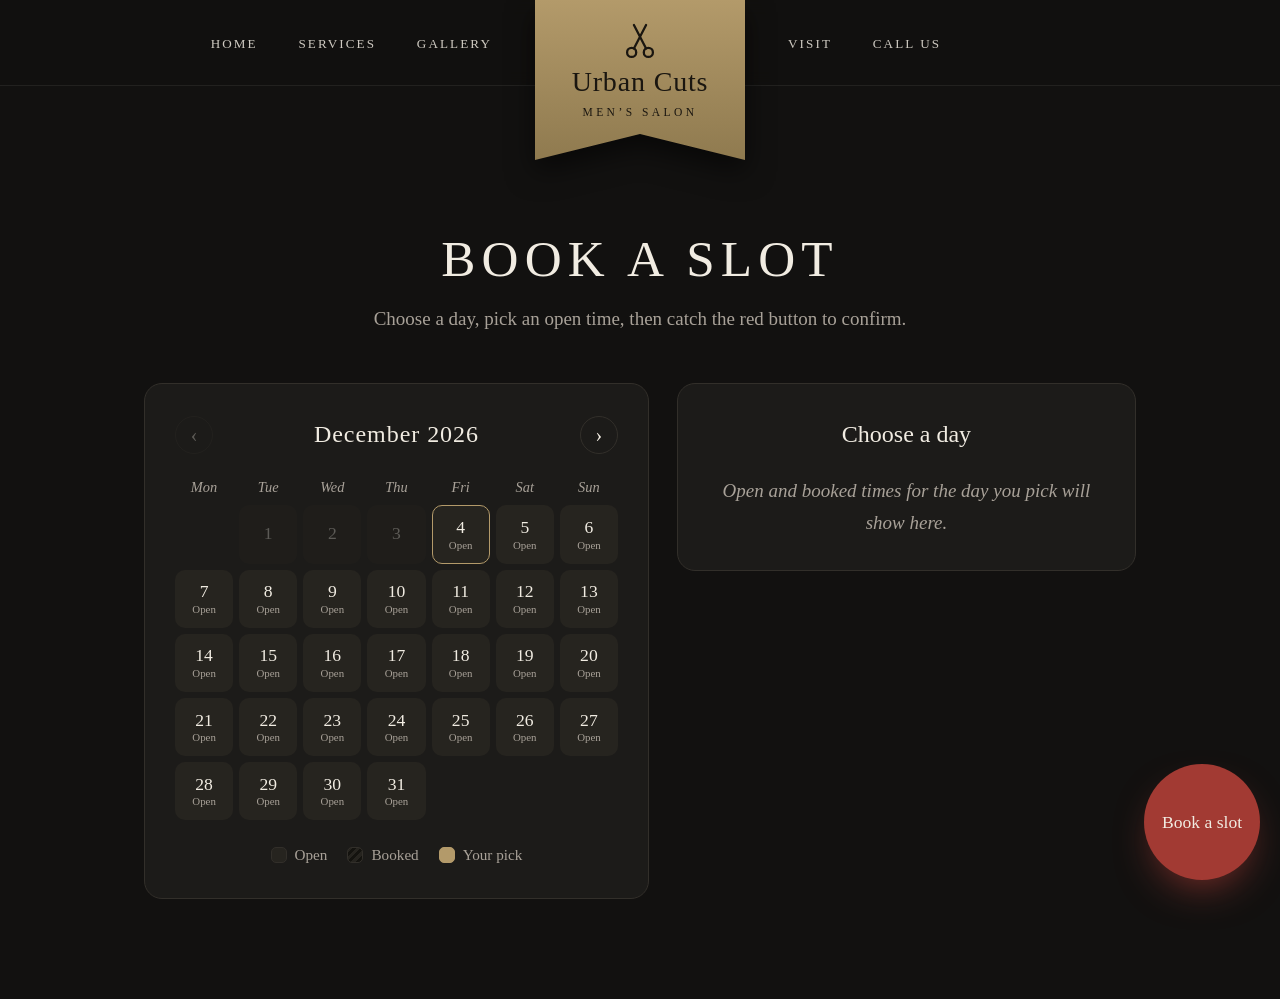
<file: booking.html>
<!DOCTYPE html>
<html lang="en">
<head>
<meta charset="utf-8">
<meta name="viewport" content="width=device-width, initial-scale=1, viewport-fit=cover">
<title>Urban Cuts – Book a slot</title>
<link rel="stylesheet" href="style.css">
<script src="main.js" defer></script>
<style>
  #chase {
    position: fixed !important;
    top: auto !important;
    left: auto !important;
    right: 20px !important;
    bottom: 20px !important;
    margin: 0 !important;
    z-index: 9999 !important;
    transform: none !important;
  }

  @media (max-width: 900px) {
    #chase {
      right: 16px !important;
      bottom: 16px !important;
      width: 96px;
      height: 96px;
    }
  }
</style>
</head>
<body>
<header id="hd">
  <div class="hbar">
    <nav class="nl">
      <a href="index.html">Home</a>
      <a href="index.html#services">Services</a>
      <a href="index.html#gallery">Gallery</a>
    </nav>
    <span></span>
    <nav class="nr">
      <a href="index.html#visit">Visit</a>
      <a href="tel:+923164233912">Call us</a>
    </nav>
  </div>
  <a class="ribbon" href="index.html" aria-label="Urban Cuts home">
    <div class="rib">
      <svg viewBox="0 0 100 100" aria-hidden="true">
        <circle cx="28" cy="80" r="12"/>
        <circle cx="72" cy="80" r="12"/>
        <path d="M34 70 L66 8 M66 70 L34 8" stroke-linecap="round"/>
      </svg>
      <span class="rb">Urban Cuts</span>
      <span class="rs">Men’s salon</span>
    </div>
  </a>
</header>

<main class="book">
  <h1>Book a slot</h1>
  <p class="lead">Choose a day, pick an open time, then catch the red button to confirm.</p>

  <div class="grid">
    <div class="panel">
      <div class="mh">
        <button id="prev" type="button" aria-label="Previous month">‹</button>
        <b id="month"></b>
        <button id="next" type="button" aria-label="Next month">›</button>
      </div>

      <div class="wd">
        <span>Mon</span><span>Tue</span><span>Wed</span>
        <span>Thu</span><span>Fri</span><span>Sat</span><span>Sun</span>
      </div>

      <div class="days" id="days"></div>

      <div class="legend">
        <span><i></i>Open</span>
        <span><i class="l2"></i>Booked</span>
        <span><i class="l3"></i>Your pick</span>
      </div>
    </div>

    <div class="panel">
      <p class="sum" id="sum">Choose a day</p>
      <div id="slots">
        <p class="hint">Open and booked times for the day you pick will show here.</p>
      </div>
    </div>
  </div>
</main>

<button class="chase" id="chase" type="button">Book a slot</button>

<dialog id="dlg">
  <form method="dialog" id="form">
    <h3>Confirm your slot</h3>
    <p class="when" id="when"></p>

    <label>
      Your name
      <input id="fName" required maxlength="60" autocomplete="name">
    </label>

    <label>
      Phone number
      <input id="fPhone" required type="tel" maxlength="20" autocomplete="tel" placeholder="03xx xxxxxxx">
    </label>

    <label>
      Service
      <select id="fService">
        <option>Haircut</option>
        <option>Beard trim</option>
        <option>Haircut and beard</option>
        <option>Hot towel shave</option>
        <option>Facial</option>
        <option>Hair colour</option>
      </select>
    </label>

    <div class="row">
      <button class="btn line" type="button" id="cancel">Cancel</button>
      <button class="btn" type="submit" id="confirm">Confirm booking</button>
    </div>
  </form>
</dialog>

<div class="toast" id="toast" role="status"></div>
</body>
</html>
</file>
<file: style.css>
:root{--bg:#121110;--bg2:#171614;--panel:#1c1b19;--panel2:#26241f;--ink:#f1ece2;--soft:#a8a198;--line:#322f2a;--tan:#b39a6a;--tan2:#8f7a4f;--red:#a23a33;--blue:#25406b;--gap:260px}
*,*::before,*::after{box-sizing:border-box}
html{scroll-behavior:smooth;scroll-padding-top:90px}
body{margin:0;background:var(--bg);color:var(--ink);font-family:'Times New Roman',Times,serif;font-weight:400;font-size:19px;line-height:1.7;text-align:center;overflow-x:hidden}
h1,h2,h3{font-weight:400;line-height:1.15;margin:0}
a{color:inherit}
:focus-visible{outline:2px solid var(--tan);outline-offset:3px}

/* header: dark bar with a hanging ribbon in the middle */
header{position:fixed;inset:0 0 auto 0;z-index:30;height:86px;background:rgba(18,17,16,.8);backdrop-filter:blur(8px);border-bottom:1px solid rgba(255,255,255,.07);transition:height .5s ease}
.hbar{height:100%;max-width:1240px;margin:0 auto;padding:0 24px;display:grid;grid-template-columns:1fr var(--gap) 1fr;align-items:center;transition:grid-template-columns .5s ease}
header.min{height:60px;--gap:170px}
nav a{text-decoration:none;text-transform:uppercase;letter-spacing:.16em;font-size:.82rem;color:var(--ink);margin:0 18px;opacity:.85;transition:color .2s,opacity .2s}
nav a:hover{color:var(--tan);opacity:1}
.nl{justify-self:end}.nr{justify-self:start}
.ribbon{position:absolute;left:50%;top:0;transform:translateX(-50%);width:210px;height:160px;filter:drop-shadow(0 12px 14px rgba(0,0,0,.55));text-decoration:none;color:#1a1610;transition:width .5s ease,height .5s ease;animation:drop 1.1s .1s cubic-bezier(.2,.9,.3,1.15) both}
.rib{height:100%;background:linear-gradient(var(--tan),var(--tan2));clip-path:polygon(0 0,100% 0,100% 100%,50% calc(100% - 26px),0 100%);display:flex;flex-direction:column;align-items:center;padding-top:22px;transition:padding .5s}
.rib svg{width:38px;height:38px;fill:none;stroke:currentColor;stroke-width:6;stroke-linejoin:round;transition:width .5s,height .5s}
.rb{font-size:1.75rem;letter-spacing:.03em;line-height:1;margin-top:8px;transition:font-size .5s}
.rs{font-size:.72rem;letter-spacing:.3em;text-transform:uppercase;margin-top:7px;max-height:20px;transition:max-height .4s,opacity .4s,margin .4s}
header.min .ribbon{width:150px;height:96px}
header.min .rib{padding-top:12px;clip-path:polygon(0 0,100% 0,100% 100%,50% calc(100% - 16px),0 100%)}
header.min .rib svg{width:20px;height:20px}
header.min .rb{font-size:1.2rem;margin-top:4px}
header.min .rs{max-height:0;opacity:0;margin-top:0}
@keyframes drop{from{transform:translate(-50%,-105%)}to{transform:translate(-50%,0)}}

.btn{display:inline-block;font:inherit;letter-spacing:.12em;text-transform:uppercase;font-size:.9rem;text-decoration:none;cursor:pointer;border:1px solid var(--tan);background:var(--tan);color:#1a1610;padding:14px 34px;border-radius:999px;transition:background .25s,color .25s,border-color .25s}
.btn:hover{background:transparent;color:var(--tan)}
.btn.line{background:transparent;color:var(--ink);border-color:rgba(241,236,226,.5)}
.btn.line:hover{border-color:var(--tan);color:var(--tan)}
.btns{display:flex;gap:14px;justify-content:center;flex-wrap:wrap}

/* hero: image slider */
.hero{position:relative;height:100svh;min-height:640px;overflow:hidden;background:#171513}
.slide{position:absolute;inset:0;opacity:0;transition:opacity 1.3s ease}
.slide.on{opacity:1}
.slide svg,.slide img{position:absolute;inset:0;width:100%;height:100%;display:block}
.slide img{object-fit:cover}
.slide.on svg{animation:zoom 10s ease-out forwards}
@keyframes zoom{from{transform:scale(1)}to{transform:scale(1.07)}}
.hero::after{content:'';position:absolute;inset:0;background:linear-gradient(rgba(18,17,16,.6),rgba(18,17,16,0) 28%,rgba(18,17,16,0) 52%,rgba(18,17,16,.92));pointer-events:none}
.hcta{position:absolute;left:0;right:0;bottom:9vh;z-index:3;padding:0 24px}
.dots{display:flex;gap:10px;justify-content:center;margin-top:34px}
.dots button{width:34px;height:3px;border:0;padding:0;background:rgba(241,236,226,.35);cursor:pointer;transition:background .3s,width .3s}
.dots button.on{background:var(--tan);width:54px}
.arr{position:absolute;top:50%;z-index:3;width:50px;height:50px;margin-top:-25px;border-radius:50%;border:1px solid rgba(241,236,226,.4);background:rgba(18,17,16,.35);color:var(--ink);font:inherit;font-size:24px;line-height:1;cursor:pointer;transition:all .25s}
.arr:hover{border-color:var(--tan);color:var(--tan)}
.arr.l{left:24px}.arr.r{right:24px}

section{padding:104px 24px}
.in{max-width:1100px;margin:0 auto}
h2{font-size:clamp(1.6rem,3.2vw,2.3rem);text-transform:uppercase;letter-spacing:.12em}
.rule{width:60px;height:1px;background:var(--tan);margin:22px auto 52px}
.alt{background:var(--bg2)}
.split{display:grid;grid-template-columns:1fr 1fr;gap:60px;align-items:center}
.pic{position:relative;aspect-ratio:4/5;overflow:hidden;border-radius:18px;border:1px solid var(--line);background:linear-gradient(170deg,#4a3326,#241911)}
.pic svg{position:absolute;inset:0;width:100%;height:100%}
.pic img,.g img{position:absolute;inset:0;width:100%;height:100%;object-fit:cover}

.menu{text-align:left}
.item{padding:14px 0 12px;transition:color .25s,transform .25s}
.item div{display:flex;align-items:baseline;gap:12px;font-size:1.3rem}
.item i{flex:1;border-bottom:1px dotted rgba(241,236,226,.3);transform:translateY(-4px)}
.item span{color:var(--tan)}
.item small{display:block;font-size:1rem;font-style:italic;color:var(--soft)}
.item:hover{color:var(--tan);transform:translateX(6px)}

.gal{display:grid;grid-template-columns:repeat(3,1fr);gap:18px}
.g{position:relative;aspect-ratio:1;overflow:hidden;border-radius:18px;border:1px solid var(--line);display:grid;place-items:center;transition:transform .3s ease,border-color .3s}
.g:hover{border-color:var(--tan)}
.g svg{width:100%;height:100%;position:absolute;inset:0;transition:transform .7s ease}
.g:hover svg{transform:scale(1.07)}
.g em{position:absolute;left:0;right:0;bottom:0;padding:34px 12px 14px;background:linear-gradient(transparent,rgba(0,0,0,.75));font-style:italic;opacity:0;transform:translateY(10px);transition:all .3s}
.g:hover em{opacity:1;transform:none}
.g .pole{position:absolute;left:50%;top:50%;width:17%;height:64%;transform:translate(-50%,-50%);border-radius:99px}
.a{background:linear-gradient(170deg,#2f2a24,#1a1816)}.b{background:linear-gradient(170deg,#21403a,#14231f)}.c{background:linear-gradient(170deg,#4a3326,#2a1c13)}
.d{background:linear-gradient(170deg,#3f1f1a,#22100d)}.e{background:linear-gradient(170deg,#2f373b,#171c1e)}.f{background:linear-gradient(170deg,#3d3629,#1f1b15)}

.pole{position:relative;border-radius:30px;background:linear-gradient(135deg,#f1ece2 12.5%,var(--red) 12.5% 25%,#f1ece2 25% 37.5%,var(--blue) 37.5% 50%,#f1ece2 50% 62.5%,var(--red) 62.5% 75%,#f1ece2 75% 87.5%,var(--blue) 87.5%);background-size:90px 90px;animation:spin 3.5s linear infinite;box-shadow:inset -9px 0 12px rgba(0,0,0,.3),inset 7px 0 9px rgba(255,255,255,.4)}
.pole::before,.pole::after{content:'';position:absolute;left:-12%;right:-12%;height:6%;min-height:12px;background:linear-gradient(var(--tan),var(--tan2));border-radius:8px}
.pole::before{top:-3%}.pole::after{bottom:-3%}
@keyframes spin{to{background-position:0 90px}}

.map{border:1px solid var(--line);border-radius:18px;overflow:hidden;min-height:420px;height:100%;background:var(--panel)}
.map iframe{display:block;width:100%;height:100%;min-height:420px;border:0;filter:grayscale(.3) contrast(1.05)}
.vtext{text-align:left}
.vtext h2{margin-bottom:6px}
.vtext .rule{margin:18px 0 28px}
.vtext dl{margin:0 0 30px}
.vtext dt{color:var(--tan);text-transform:uppercase;letter-spacing:.16em;font-size:.82rem;margin-top:18px}
.vtext dd{margin:2px 0 0;font-size:1.2rem}
.vtext .btns{justify-content:flex-start}
.open{display:inline-flex;align-items:center;gap:8px}
.open i{width:9px;height:9px;border-radius:50%;background:#3b8a5c;animation:pulse 2s infinite}
@keyframes pulse{0%{box-shadow:0 0 0 0 rgba(59,138,92,.5)}70%{box-shadow:0 0 0 9px rgba(59,138,92,0)}}
footer{background:#0c0b0a;color:var(--soft);padding:48px 24px;font-size:1rem;border-top:1px solid var(--line)}
footer b{display:block;font-weight:400;font-size:1.7rem;color:var(--ink);margin-bottom:6px;letter-spacing:.04em}
.rv{opacity:0;transform:translateY(22px);transition:opacity .8s,transform .8s}
.rv.on{opacity:1;transform:none}
.cta{position:fixed;left:20px;bottom:calc(28px + env(safe-area-inset-bottom,0px));z-index:25;display:inline-block;background:var(--tan);color:#1a1610;text-decoration:none;text-transform:uppercase;letter-spacing:.12em;font-size:.9rem;padding:14px 26px;border-radius:999px;white-space:nowrap;box-shadow:0 16px 34px -12px rgba(0,0,0,.85);transition:background .25s}
.cta:hover{background:var(--ink)}

/* booking page */
.book{max-width:1040px;margin:0 auto;padding:230px 24px 100px}
.book h1{font-size:clamp(2rem,5vw,3.2rem);text-transform:uppercase;letter-spacing:.12em}
.book .lead{color:var(--soft);max-width:30em;margin:14px auto 48px}
.grid{display:grid;grid-template-columns:1.1fr 1fr;gap:28px;align-items:start}
.panel{background:var(--panel);border:1px solid var(--line);border-radius:18px;padding:30px}
.mh{display:flex;justify-content:space-between;align-items:center;margin-bottom:20px}
.mh b{font-weight:400;font-size:1.5rem;letter-spacing:.04em}
.mh button{width:38px;height:38px;border-radius:50%;border:1px solid var(--line);background:none;cursor:pointer;font:inherit;font-size:20px;color:var(--ink);line-height:1}
.mh button:hover:not(:disabled){border-color:var(--tan);color:var(--tan)}
.mh button:disabled{opacity:.3;cursor:default}
.wd,.days{display:grid;grid-template-columns:repeat(7,1fr);gap:6px}
.wd span{font-size:.9rem;color:var(--soft);font-style:italic;padding-bottom:6px}
.day{aspect-ratio:1;border:1px solid transparent;border-radius:10px;background:var(--panel2);font:inherit;font-size:1.1rem;cursor:pointer;display:flex;flex-direction:column;align-items:center;justify-content:center;line-height:1.05;color:var(--ink);transition:background .2s,color .2s,border-color .2s}
.day small{font-size:.68rem;color:var(--soft);margin-top:3px}
.day:hover:not(:disabled){background:var(--tan);color:#1a1610}
.day:hover:not(:disabled) small{color:#3b3322}
.day.today{border-color:var(--tan)}
.day.sel{background:var(--tan);color:#1a1610}
.day.sel small{color:#3b3322}
.day.past{opacity:.3;cursor:default}
.day.full{background:repeating-linear-gradient(135deg,var(--panel2) 0 5px,#1a1916 5px 10px);color:var(--soft);cursor:not-allowed}
.legend{display:flex;gap:20px;justify-content:center;flex-wrap:wrap;margin-top:22px;font-size:.95rem;color:var(--soft)}
.legend span{display:inline-flex;align-items:center;gap:8px}
.legend i{width:16px;height:16px;border-radius:5px;background:var(--panel2);border:1px solid var(--line)}
.legend .l2{background:repeating-linear-gradient(135deg,var(--panel2) 0 3px,#14130f 3px 6px)}
.legend .l3{background:var(--tan);border-color:var(--tan)}
.sum{font-size:1.5rem;margin:0 0 20px;min-height:1.6em}
.slots{display:grid;grid-template-columns:repeat(2,1fr);gap:10px}
.slot{font:inherit;padding:13px 10px;border-radius:10px;border:1px solid var(--line);background:var(--panel2);cursor:pointer;color:var(--ink);transition:all .2s}
.slot:hover:not(:disabled){background:var(--tan);border-color:var(--tan);color:#1a1610}
.slot.sel{background:var(--tan);border-color:var(--tan);color:#1a1610}
.slot:disabled{cursor:not-allowed;color:var(--soft);background:repeating-linear-gradient(135deg,var(--panel2) 0 5px,#1a1916 5px 10px);text-decoration:line-through}
.hint{color:var(--soft);margin:0;font-style:italic}

/* floating booking button, fixed at the bottom-right */
.chase{position:fixed;right:18px;bottom:18px;left:auto;top:auto;z-index:40;width:116px;height:116px;margin:0;border-radius:50%;border:0;background:var(--red);color:var(--ink);font:400 1.1rem/1.15 'Times New Roman',Times,serif;cursor:pointer;box-shadow:0 18px 40px -14px rgba(162,58,51,.8);will-change:transform;transition:width .25s,height .25s,right .25s,bottom .25s,background .25s,color .25s;opacity:1;visibility:visible;pointer-events:auto}
.chase:hover{width:136px;height:136px;right:8px;bottom:8px;background:var(--tan);color:#1a1610}
.chase.shake{animation:shake .4s}
@keyframes shake{25%{translate:-8px 0}50%{translate:8px 0}75%{translate:-5px 0}}
.chase.ready::after{content:'';position:absolute;inset:-7px;border-radius:50%;border:1.5px solid var(--red);animation:ring 1.6s infinite}
@keyframes ring{from{transform:scale(.92);opacity:.9}to{transform:scale(1.18);opacity:0}}

dialog{border:1px solid var(--line);border-radius:18px;padding:32px;width:min(420px,calc(100% - 32px));background:var(--panel);color:var(--ink);text-align:left}
dialog::backdrop{background:rgba(0,0,0,.65)}
dialog h3{font-size:1.5rem;text-align:center;text-transform:uppercase;letter-spacing:.1em}
dialog .when{color:var(--tan);margin:6px 0 22px;text-align:center;font-style:italic}
label{display:block;font-size:1rem;color:var(--soft);margin-bottom:14px}
input,select{display:block;width:100%;margin-top:6px;border-radius:10px;font:inherit;color:var(--ink);background:var(--panel2);border:1px solid var(--line);padding:11px 12px}
.row{display:flex;justify-content:center;gap:10px;margin-top:10px}
.toast{position:fixed;left:50%;bottom:28px;transform:translate(-50%,30px);background:var(--tan);color:#1a1610;padding:12px 24px;border-radius:999px;opacity:0;pointer-events:none;transition:all .35s;z-index:60;max-width:calc(100% - 32px)}
.toast.show{opacity:1;transform:translate(-50%,0)}

@media (max-width:900px){
 :root{--gap:200px}header.min{--gap:162px}
 .ribbon{width:176px;height:136px}.rb{font-size:1.45rem}
 .split,.grid{grid-template-columns:1fr}
 .gal{grid-template-columns:1fr 1fr}
 .vtext{text-align:center}.vtext .rule{margin:18px auto 28px}.vtext .btns{justify-content:center}
 .arr{display:none}
 .book{padding-top:190px}
 .chase{width:96px;height:96px;margin:0;right:18px;bottom:18px;font-size:1rem}
}
@media (max-width:1100px){
 nav a{font-size:.74rem;letter-spacing:.1em;margin:0 10px}
}
@media (max-width:760px){
 /* phones: the links sit in two small stacks either side of the ribbon, always visible */
 .hbar{padding:0 10px;gap:6px}
 .nl,.nr{display:flex;flex-direction:column}
 .nl{align-items:flex-end}.nr{align-items:flex-start}
 nav a{margin:1px 0;font-size:.64rem;letter-spacing:.06em;line-height:1.55}
 .nl a:first-child{display:none}
}
@media (max-width:420px){
 :root{--gap:188px}header.min{--gap:158px}
 .ribbon{width:172px}
}
@media (prefers-reduced-motion:reduce){*{animation:none!important;transition:none!important}.rv{opacity:1;transform:none}}

/* FIX: Keep the booking button at the bottom-right */
.chase {
  position: fixed !important;
  top: auto !important;
  left: auto !important;
  right: 20px !important;
  bottom: 20px !important;
  margin: 0 !important;
  z-index: 9999 !important;
  transform: none;
}

/* Button size on smaller screens */
@media (max-width: 900px) {
  .chase {
    right: 16px !important;
    bottom: 16px !important;
    width: 96px;
    height: 96px;
  }
}
</file>
